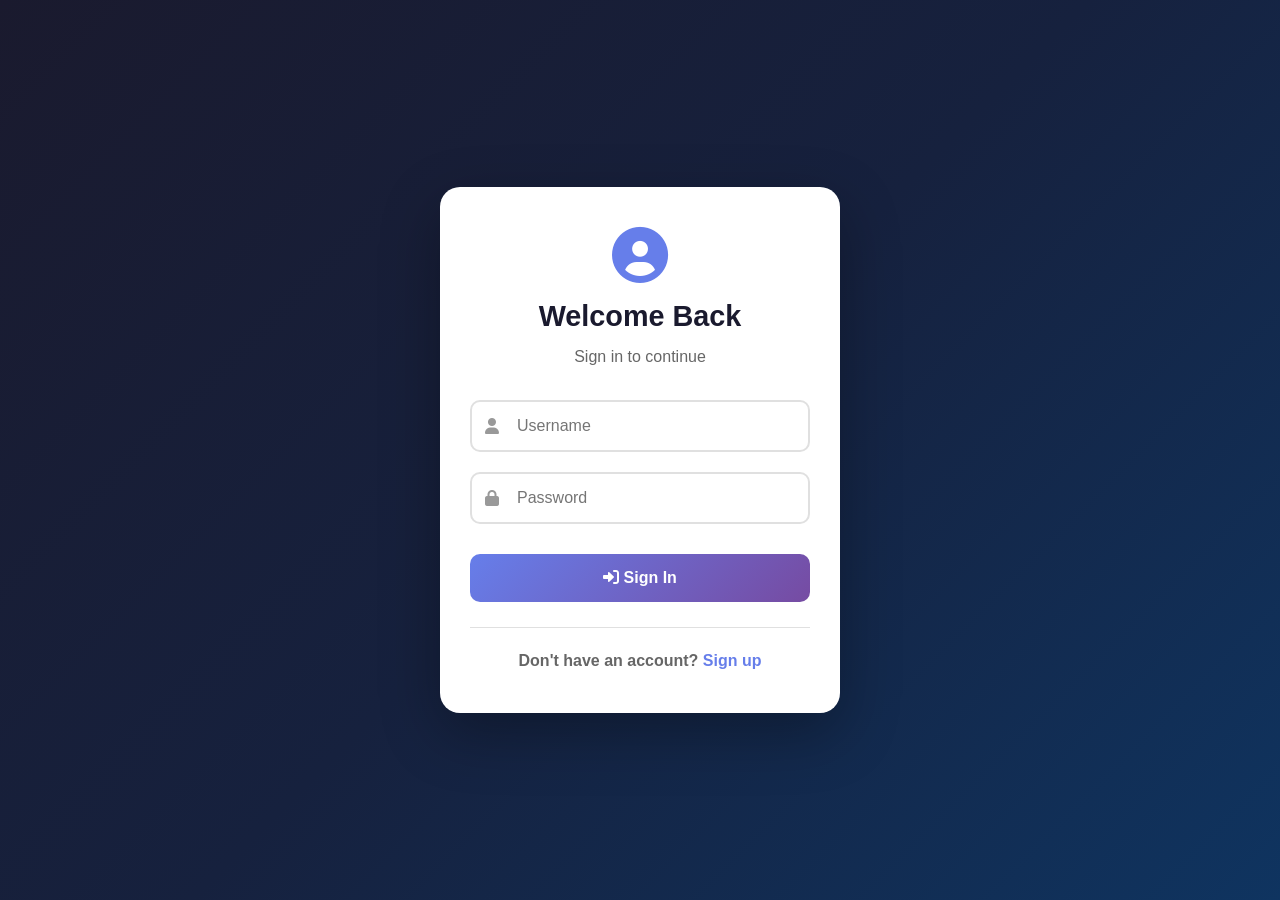
<file: index.html>
<!DOCTYPE html>
<html lang="en">
<head>
    <meta charset="UTF-8">
    <meta name="viewport" content="width=device-width, initial-scale=1.0">
    <title>Login | My Website</title>
    <link rel="stylesheet" href="style.css">
    <link rel="stylesheet" href="https://cdnjs.cloudflare.com/ajax/libs/font-awesome/6.0.0/css/all.min.css">
    <style>
        body {
            min-height: 100vh;
            display: flex;
            align-items: center;
            justify-content: center;
            background: linear-gradient(135deg, #1a1a2e 0%, #16213e 50%, #0f3460 100%);
            font-family: 'Segoe UI', sans-serif;
            margin: 0;
            padding: 20px;
        }
        .login-container {
            background: white;
            border-radius: 20px;
            padding: 40px 30px;
            width: 100%;
            max-width: 400px;
            box-shadow: 0 20px 60px rgba(0,0,0,0.3);
        }
        .login-header { text-align: center; margin-bottom: 30px; }
        .login-header i { font-size: 3.5rem; color: #667eea; }
        .login-header h1 { font-size: 1.8rem; color: #1a1a2e; margin: 10px 0 5px; }
        .login-header p { color: #666; }
        .form-group { position: relative; margin-bottom: 20px; }
        .form-group i { position: absolute; left: 15px; top: 50%; transform: translateY(-50%); color: #999; }
        .form-group input {
            width: 100%;
            padding: 15px 15px 15px 45px;
            border: 2px solid #e0e0e0;
            border-radius: 10px;
            font-size: 1rem;
            box-sizing: border-box;
        }
        .form-group input:focus { outline: none; border-color: #667eea; }
        .login-btn {
            width: 100%;
            padding: 15px;
            background: linear-gradient(135deg, #667eea 0%, #764ba2 100%);
            color: white;
            border: none;
            border-radius: 10px;
            font-size: 1rem;
            font-weight: 600;
            cursor: pointer;
            margin-top: 10px;
        }
        .login-btn:hover { transform: translateY(-2px); box-shadow: 0 10px 25px rgba(102, 126, 234, 0.4); }
        .error-message { display: none; background: #fee; color: #c00; padding: 12px; border-radius: 8px; margin-top: 15px; font-size: 0.9rem; text-align: center; }
        .error-message.show { display: block; }
        .switch-auth { text-align: center; margin-top: 25px; padding-top: 20px; border-top: 1px solid #e0e0e0; color: #666; }
        .switch-auth a { color: #667eea; font-weight: 600; text-decoration: none; }
    </style>
</head>
<body>
    <div class="login-container">
        <div class="login-header">
            <i class="fas fa-user-circle"></i>
            <h1>Welcome Back</h1>
            <p>Sign in to continue</p>
        </div>
        
        <form id="loginForm">
            <div class="form-group">
                <i class="fas fa-user"></i>
                <input type="text" id="username" placeholder="Username" required>
            </div>
            
            <div class="form-group">
                <i class="fas fa-lock"></i>
                <input type="password" id="password" placeholder="Password" required>
            </div>
            
            <button type="submit" class="login-btn">
                <i class="fas fa-sign-in-alt"></i> Sign In
            </button>
            
            <div class="error-message" id="loginError">
                Invalid username or password
            </div>
        </form>
        
        <!-- DITO ANG LINK: register.html -->
        <div class="switch-auth">
            Don't have an account? <a href="register.html">Sign up</a>
        </div>
    </div>
    
    <script src="script.js"></script>
</body>
</html>
</file>
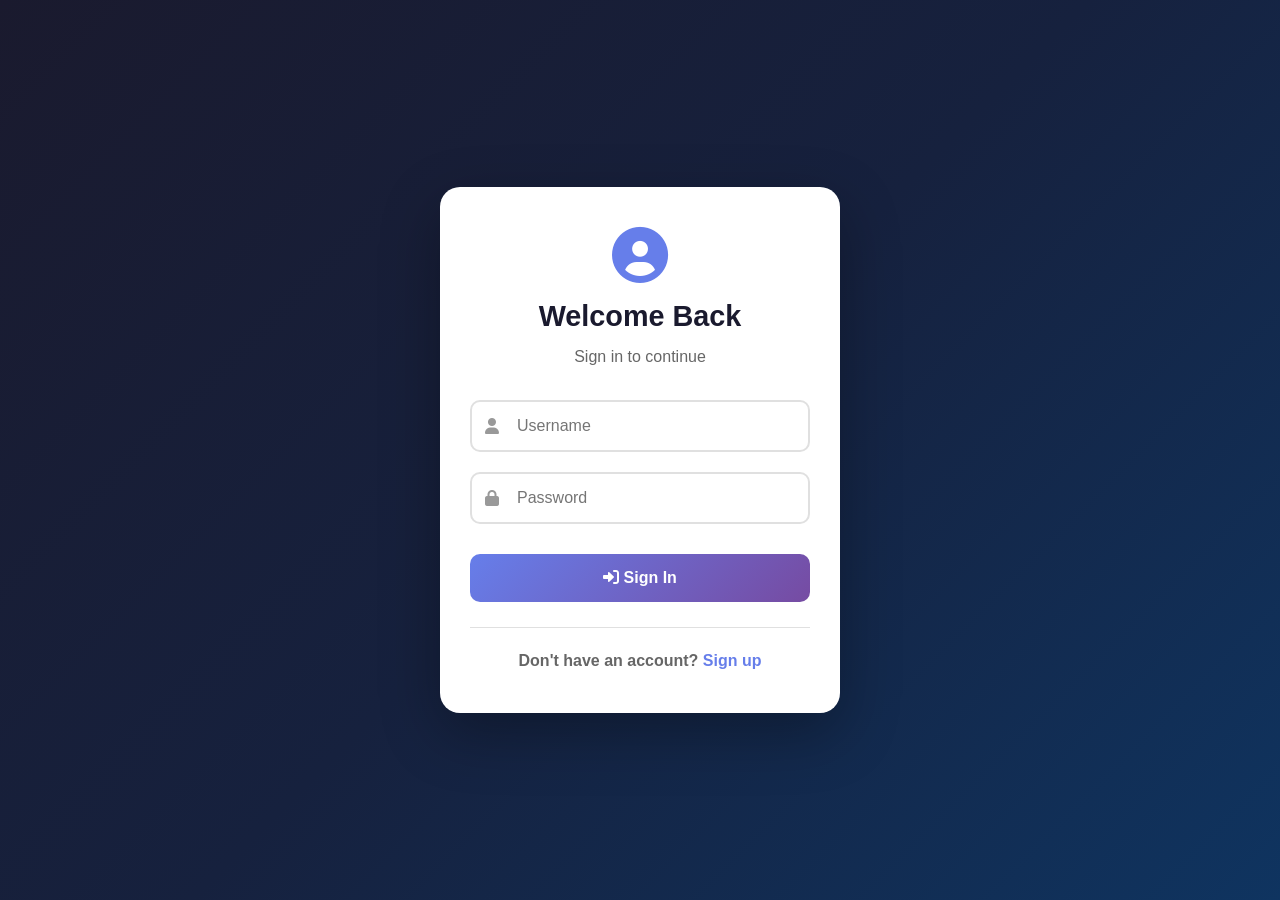
<file: contact.html>
<!DOCTYPE html>
<html lang="en">
<head>
    <meta charset="UTF-8">
    <meta name="viewport" content="width=device-width, initial-scale=1.0">
    <title>Contact Me | Juan Dela Cruz</title>
    <link rel="stylesheet" href="style.css">
    <link rel="stylesheet" href="https://cdnjs.cloudflare.com/ajax/libs/font-awesome/6.0.0/css/all.min.css">
</head>
<body>
    <nav class="navbar">
        <div class="logo">Juan</div>
        <ul class="nav-links">
            <li><a href="index.html">Home</a></li>
            <li><a href="about.html">About</a></li>
            <li><a href="projects.html">Projects</a></li>
            <li><a href="contact.html" class="active">Contact</a></li>
        </ul>
    </nav>

    <section class="page-header">
        <h1>Contact Me</h1>
    </section>

    <section class="contact-section">
        <div class="container">
            <div class="contact-grid">
                <div class="contact-info">
                    <h2>Get In Touch</h2>
                    <p>Have a question or want to work together? Feel free to reach out!</p>
                    
                    <div class="contact-methods">
                        <div class="contact-item">
                            <i class="fas fa-envelope"></i>
                            <div>
                                <h4>Email</h4>
                                <p>joriebernardino82@gmail.com</p>
                            </div>
                        </div>
                        <div class="contact-item">
                            <i class="fas fa-phone"></i>
                            <div>
                                <h4>Phone</h4>
                                <p>+63 991 346 5766</p>
                            </div>
                        </div>
                        <div class="contact-item">
                            <i class="fas fa-map-marker-alt"></i>
                            <div>
                                <h4>Location</h4>
                                <p>Cavite, Philippines</p>
                            </div>
                        </div>
                    </div>
                </div>

                <div class="contact-form-container">
                    <h2>Send Message</h2>
                    <!-- Formspree Form - Free contact form service -->
                    <form action="https://formspree.io/f/mvznpveq" method="POST" class="contact-form">
                        <div class="form-group">
                            <label for="name">Name</label>
                            <input type="text" id="name" name="name" required placeholder="Your Name">
                        </div>
                        <div class="form-group">
                            <label for="email">Email</label>
                            <input type="email" id="email" name="email" required placeholder="your@email.com">
                        </div>
                        <div class="form-group">
                            <label for="subject">Subject</label>
                            <input type="text" id="subject" name="subject" required placeholder="What's this about?">
                        </div>
                        <div class="form-group">
                            <label for="message">Message</label>
                            <textarea id="message" name="message" rows="5" required placeholder="Your message..."></textarea>
                        </div>
                        <button type="submit" class="btn btn-primary">Send Message</button>
                    </form>
                </div>
            </div>
        </div>
    </section>

    <footer>
        <div class="container">
            <p>&copy; 2024 Juan Dela Cruz. All rights reserved.</p>
        </div>
    </footer>

    <script src="script.js"></script>
</body>
</html>
</file>
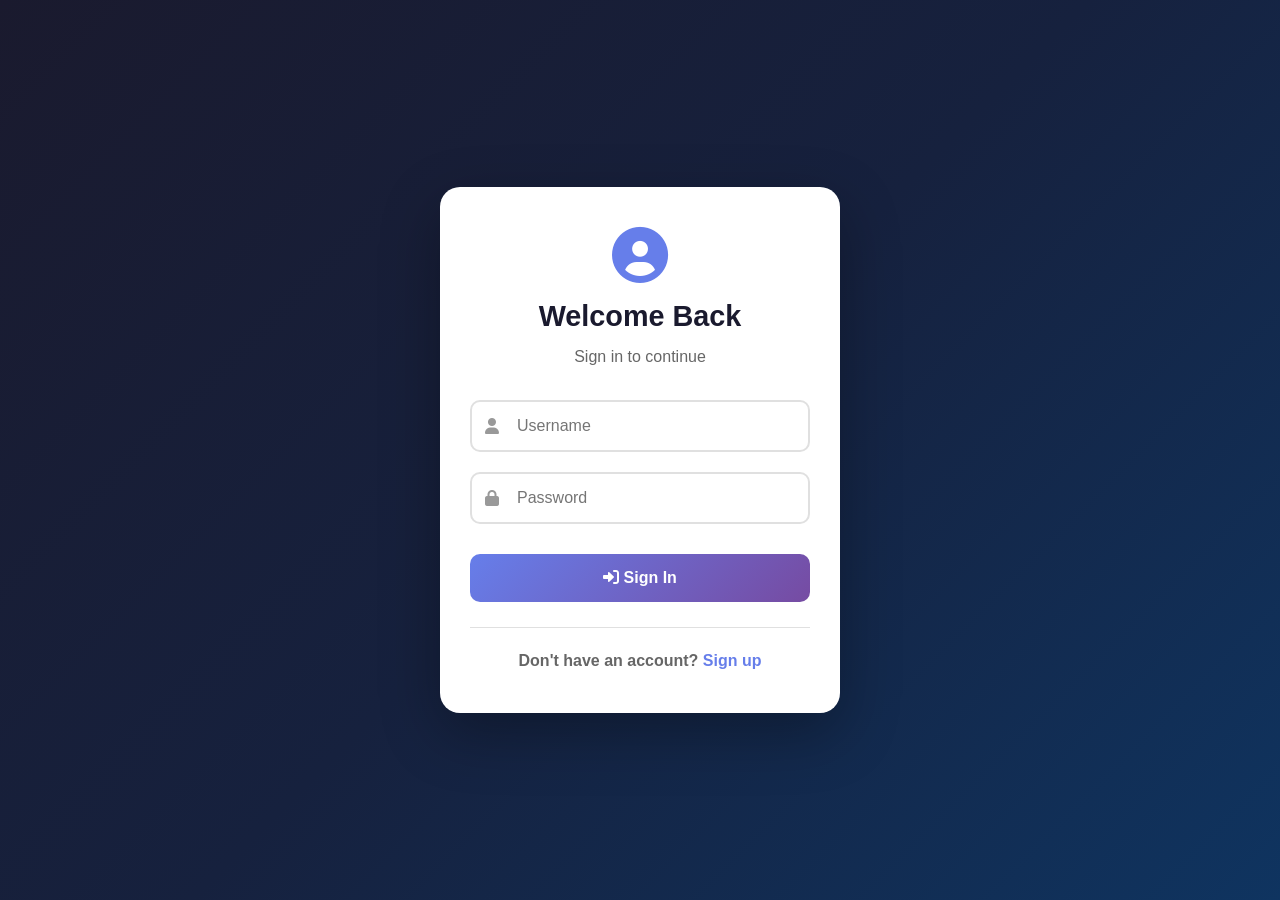
<file: main-site.html>
<!DOCTYPE html>
<html lang="en">
<head>
    <meta charset="UTF-8">
    <meta name="viewport" content="width=device-width, initial-scale=1.0">
    <title>My Website | Home</title>
    <link rel="stylesheet" href="https://cdnjs.cloudflare.com/ajax/libs/font-awesome/6.0.0/css/all.min.css">
    <style>
        * { margin: 0; padding: 0; box-sizing: border-box; }
        body { font-family: 'Segoe UI', sans-serif; line-height: 1.6; background: #f4f4f4; }
        
        /* NAV */
        .navbar { display: flex; justify-content: space-between; padding: 1rem 2rem; background: white; box-shadow: 0 2px 10px rgba(0,0,0,0.1); }
        .navbar .logo { font-size: 1.5rem; font-weight: bold; color: #667eea; }
        .navbar ul { display: flex; list-style: none; gap: 2rem; }
        .navbar a { text-decoration: none; color: #333; font-weight: 500; }
        .navbar a:hover { color: #667eea; }
        
        /* HERO */
        .hero { min-height: 80vh; display: flex; align-items: center; justify-content: center; text-align: center; background: linear-gradient(135deg, #667eea 0%, #764ba2 100%); color: white; padding: 2rem; }
        .hero h1 { font-size: 3.5rem; margin-bottom: 1rem; }
        .hero p { font-size: 1.5rem; margin-bottom: 2rem; }
        .hero-buttons { display: flex; gap: 1rem; justify-content: center; }
        .btn { padding: 1rem 2rem; border-radius: 50px; text-decoration: none; font-weight: 600; }
        .btn-primary { background: white; color: #667eea; }
        .btn-secondary { border: 2px solid white; color: white; }
        
        /* WHAT I DO */
        .features { padding: 5rem 0; background: white; }
        .container { max-width: 1100px; margin: 0 auto; padding: 0 20px; }
        .features h2 { text-align: center; font-size: 2.5rem; margin-bottom: 3rem; color: #333; }
        .feature-grid { display: grid; grid-template-columns: repeat(auto-fit, minmax(300px, 1fr)); gap: 2rem; }
        .feature-card { padding: 2rem; text-align: center; background: #f4f4f4; border-radius: 10px; }
        .feature-card i { font-size: 3rem; color: #667eea; margin-bottom: 1rem; }
        .feature-card h3 { margin-bottom: 1rem; color: #333; }
        .feature-card p { color: #666; }
        
        /* FOOTER */
        footer { background: #333; color: white; padding: 3rem 0; text-align: center; }
        .social-links { display: flex; justify-content: center; gap: 1rem; margin-bottom: 1.5rem; }
        .social-links a { width: 40px; height: 40px; display: flex; align-items: center; justify-content: center; background: rgba(255,255,255,0.1); border-radius: 50%; color: white; }
        
        @media (max-width: 768px) {
            .hero h1 { font-size: 2rem; }
            .navbar { flex-direction: column; gap: 1rem; text-align: center; }
            .navbar ul { flex-wrap: wrap; justify-content: center; }
        }
    </style>
</head>
<body>
    <nav class="navbar">
        <div class="logo">MyWebsite</div>
        <ul>
            <li><a href="main-site.html">Home</a></li>
            <li><a href="about.html">About</a></li>
            <li><a href="projects.html">Projects</a></li>
            <li><a href="contact.html">Contact</a></li>
            <li><a href="#" onclick="logout()">Logout</a></li>
        </ul>
    </nav>

    <section class="hero">
        <div class="hero-content">
            <h1>Welcome to <span class="highlight">My Website</span></h1>
            <p>Web Developer | Designer | Creator</p>
            <div class="hero-buttons">
                <a href="projects.html" class="btn btn-primary">View My Work</a>
                <a href="contact.html" class="btn btn-secondary">Contact Me</a>
            </div>
        </div>
    </section>

    <!-- WHAT I DO -->
    <section class="features">
        <div class="container">
            <h2>What I Do</h2>
            <div class="feature-grid">
                <div class="feature-card">
                    <i class="fas fa-code"></i>
                    <h3>Web Development</h3>
                    <p>Building modern and responsive websites using latest technologies.</p>
                </div>
                <div class="feature-card">
                    <i class="fas fa-paint-brush"></i>
                    <h3>UI/UX Design</h3>
                    <p>Creating beautiful and user-friendly designs.</p>
                </div>
                <div class="feature-card">
                    <i class="fas fa-mobile-alt"></i>
                    <h3>Mobile Apps</h3>
                    <p>Developing mobile applications for iOS and Android.</p>
                </div>
            </div>
        </div>
    </section>

    <footer>
        <div class="social-links">
            <a href="#"><i class="fab fa-facebook"></i></a>
            <a href="#"><i class="fab fa-twitter"></i></a>
            <a href="#"><i class="fab fa-instagram"></i></a>
            <a href="#"><i class="fab fa-linkedin"></i></a>
        </div>
        <p>&copy; 2024 My Website. All rights reserved.</p>
    </footer>

    <script src="script.js"></script>
</body>
</html>
</file>
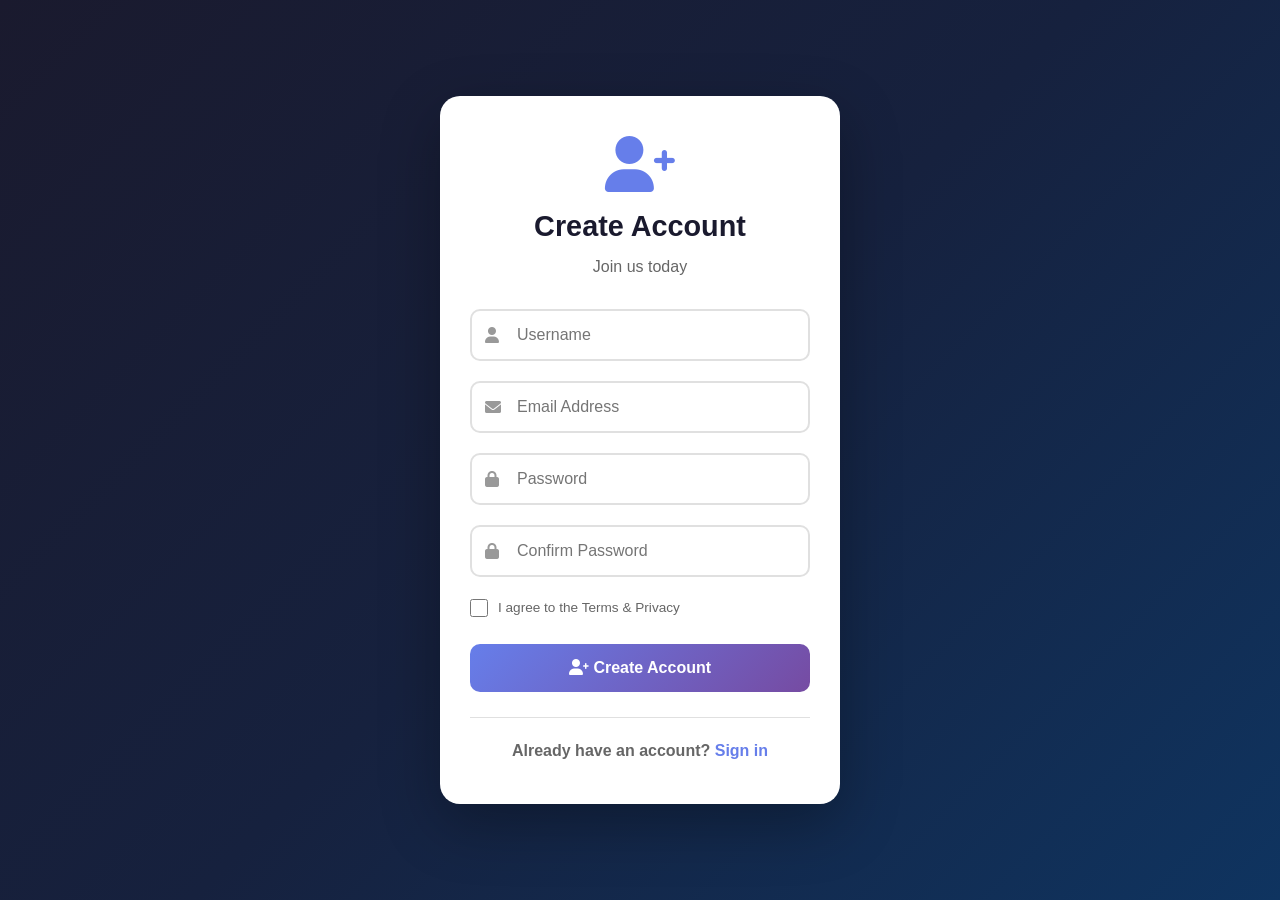
<file: register.html>
<!DOCTYPE html>
<html lang="en">
<head>
    <meta charset="UTF-8">
    <meta name="viewport" content="width=device-width, initial-scale=1.0">
    <title>Sign Up | My Website</title>
    <link rel="stylesheet" href="style.css">
    <link rel="stylesheet" href="https://cdnjs.cloudflare.com/ajax/libs/font-awesome/6.0.0/css/all.min.css">
    <style>
        body {
            min-height: 100vh;
            display: flex;
            align-items: center;
            justify-content: center;
            background: linear-gradient(135deg, #1a1a2e 0%, #16213e 50%, #0f3460 100%);
            font-family: 'Segoe UI', sans-serif;
            margin: 0;
            padding: 20px;
        }
        .login-container {
            background: white;
            border-radius: 20px;
            padding: 40px 30px;
            width: 100%;
            max-width: 400px;
            box-shadow: 0 20px 60px rgba(0,0,0,0.3);
        }
        .login-header { text-align: center; margin-bottom: 30px; }
        .login-header i { font-size: 3.5rem; color: #667eea; }
        .login-header h1 { font-size: 1.8rem; color: #1a1a2e; margin: 10px 0 5px; }
        .login-header p { color: #666; }
        .form-group { position: relative; margin-bottom: 20px; }
        .form-group i { position: absolute; left: 15px; top: 50%; transform: translateY(-50%); color: #999; }
        .form-group input {
            width: 100%;
            padding: 15px 15px 15px 45px;
            border: 2px solid #e0e0e0;
            border-radius: 10px;
            font-size: 1rem;
            box-sizing: border-box;
        }
        .form-group input:focus { outline: none; border-color: #667eea; }
        .login-btn {
            width: 100%;
            padding: 15px;
            background: linear-gradient(135deg, #667eea 0%, #764ba2 100%);
            color: white;
            border: none;
            border-radius: 10px;
            font-size: 1rem;
            font-weight: 600;
            cursor: pointer;
            margin-top: 10px;
        }
        .login-btn:hover { transform: translateY(-2px); box-shadow: 0 10px 25px rgba(102, 126, 234, 0.4); }
        .error-message, .success-message { display: none; padding: 12px; border-radius: 8px; margin-top: 15px; font-size: 0.9rem; text-align: center; }
        .error-message { background: #fee; color: #c00; }
        .success-message { background: #efe; color: #080; }
        .error-message.show, .success-message.show { display: block; }
        .switch-auth { text-align: center; margin-top: 25px; padding-top: 20px; border-top: 1px solid #e0e0e0; color: #666; }
        .switch-auth a { color: #667eea; font-weight: 600; text-decoration: none; }
        .terms-check { display: flex; align-items: flex-start; gap: 10px; margin-bottom: 15px; font-size: 0.85rem; }
    </style>
</head>
<body>
    <div class="login-container">
        <div class="login-header">
            <i class="fas fa-user-plus"></i>
            <h1>Create Account</h1>
            <p>Join us today</p>
        </div>
        
        <form id="registerForm">
            <div class="form-group">
                <i class="fas fa-user"></i>
                <input type="text" id="regUsername" placeholder="Username" required>
            </div>
            
            <div class="form-group">
                <i class="fas fa-envelope"></i>
                <input type="email" id="regEmail" placeholder="Email Address" required>
            </div>
            
            <div class="form-group">
                <i class="fas fa-lock"></i>
                <input type="password" id="regPassword" placeholder="Password" required>
            </div>
            
            <div class="form-group">
                <i class="fas fa-lock"></i>
                <input type="password" id="regConfirmPassword" placeholder="Confirm Password" required>
            </div>
            
            <label class="terms-check">
                <input type="checkbox" id="agreeTerms" required>
                <span>I agree to the Terms & Privacy</span>
            </label>
            
            <button type="submit" class="login-btn">
                <i class="fas fa-user-plus"></i> Create Account
            </button>
            
            <div class="error-message" id="registerError">Error message here</div>
            <div class="success-message" id="registerSuccess">Account created! Redirecting...</div>
        </form>
        
        <div class="switch-auth">
            Already have an account? <a href="index.html">Sign in</a>
        </div>
    </div>
    
    <script src="script.js"></script>
</body>
</html>
</file>
<file: style.css>
/* ============================================
   CSS VARIABLES & RESET
============================================ */
:root {
    --primary-color: #3498db;
    --secondary-color: #2c3e50;
    --accent-color: #e74c3c;
    --light-bg: #f4f4f4;
    --white: #ffffff;
    --dark: #333333;
    --gray: #777777;
    --transition: all 0.3s ease;
}

* {
    margin: 0;
    padding: 0;
    box-sizing: border-box;
}

body {
    font-family: 'Segoe UI', Tahoma, Geneva, Verdana, sans-serif;
    line-height: 1.6;
    color: var(--dark);
    background: var(--light-bg);
}

a {
    text-decoration: none;
    color: inherit;
}

ul {
    list-style: none;
}

img {
    max-width: 100%;
    height: auto;
}

.container {
    max-width: 1100px;
    margin: 0 auto;
    padding: 0 20px;
}

/* ============================================
   NAVIGATION
============================================ */
.navbar {
    display: flex;
    justify-content: space-between;
    align-items: center;
    padding: 1rem 2rem;
    background: var(--white);
    box-shadow: 0 2px 10px rgba(0,0,0,0.1);
    position: sticky;
    top: 0;
    z-index: 100;
}

.logo {
    font-size: 1.5rem;
    font-weight: bold;
    color: var(--primary-color);
}

.nav-links {
    display: flex;
    gap: 2rem;
}

.nav-links a {
    font-weight: 500;
    transition: var(--transition);
}

.nav-links a:hover,
.nav-links a.active {
    color: var(--primary-color);
}

/* Hamburger Menu */
.hamburger {
    display: none;
    cursor: pointer;
    flex-direction: column;
    gap: 5px;
}

.hamburger span {
    display: block;
    width: 25px;
    height: 3px;
    background: var(--dark);
    transition: var(--transition);
}

.hamburger.active span:nth-child(1) {
    transform: rotate(45deg) translate(5px, 5px);
}

.hamburger.active span:nth-child(2) {
    opacity: 0;
}

.hamburger.active span:nth-child(3) {
    transform: rotate(-45deg) translate(5px, -5px);
}

/* ============================================
   HERO SECTION
============================================ */
.hero {
    min-height: 100vh;
    display: flex;
    align-items: center;
    justify-content: center;
    text-align: center;
    background: linear-gradient(135deg, #667eea 0%, #764ba2 100%);
    padding: 2rem;
}

.hero-content {
    max-width: 800px;
}

.hero h1 {
    font-size: 3.5rem;
    color: var(--white);
    margin-bottom: 1rem;
    animation: fadeInUp 1s ease;
}

.hero .highlight {
    color: #ffd700;
}

.hero p {
    font-size: 1.5rem;
    color: var(--white);
    margin-bottom: 2rem;
    opacity: 0.9;
    animation: fadeInUp 1s ease 0.2s both;
}

.hero-buttons {
    display: flex;
    gap: 1rem;
    justify-content: center;
    animation: fadeInUp 1s ease 0.4s both;
}

.btn {
    display: inline-block;
    padding: 1rem 2rem;
    border-radius: 50px;
    font-weight: 600;
    transition: var(--transition);
    cursor: pointer;
    border: none;
}

.btn-primary {
    background: var(--white);
    color: var(--primary-color);
}

.btn-primary:hover {
    transform: translateY(-3px);
    box-shadow: 0 10px 25px rgba(0,0,0,0.2);
}

.btn-secondary {
    background: transparent;
    color: var(--white);
    border: 2px solid var(--white);
}

.btn-secondary:hover {
    background: var(--white);
    color: var(--primary-color);
}

.btn-small {
    padding: 0.5rem 1.5rem;
    font-size: 0.9rem;
}

/* ============================================
   FEATURES SECTION
============================================ */
.features {
    padding: 5rem 0;
    background: var(--white);
}

.features h2,
.projects-section h2,
.contact-section h2 {
    text-align: center;
    font-size: 2.5rem;
    margin-bottom: 3rem;
    color: var(--secondary-color);
}

.feature-grid {
    display: grid;
    grid-template-columns: repeat(auto-fit, minmax(300px, 1fr));
    gap: 2rem;
}

.feature-card {
    padding: 2rem;
    text-align: center;
    border-radius: 10px;
    background: var(--light-bg);
    transition: var(--transition);
}

.feature-card:hover {
    transform: translateY(-10px);
    box-shadow: 0 10px 30px rgba(0,0,0,0.1);
}

.feature-card i {
    font-size: 3rem;
    color: var(--primary-color);
    margin-bottom: 1rem;
}

.feature-card h3 {
    margin-bottom: 1rem;
    color: var(--secondary-color);
}

/* ============================================
   PAGE HEADER
============================================ */
.page-header {
    background: linear-gradient(135deg, #667eea 0%, #764ba2 100%);
    padding: 5rem 2rem;
    text-align: center;
    color: var(--white);
}

.page-header h1 {
    font-size: 3rem;
}

/* ============================================
   ABOUT PAGE
============================================ */
.about-content {
    padding: 5rem 0;
}

.about-grid {
    display: grid;
    grid-template-columns: 1fr 1fr;
    gap: 3rem;
    align-items: center;
}

.about-image img {
    border-radius: 10px;
    box-shadow: 0 10px 30px rgba(0,0,0,0.1);
}

.about-text h2 {
    font-size: 2rem;
    margin-bottom: 1rem;
    color: var(--secondary-color);
}

.about-text h3 {
    font-size: 1.5rem;
    margin: 1.5rem 0 1rem;
    color: var(--secondary-color);
}

.about-text p {
    color: var(--gray);
    margin-bottom: 1rem;
}

/* Skills Progress Bar */
.skills-container {
    margin-top: 1.5rem;
}

.skill {
    margin-bottom: 1.5rem;
}

.skill span {
    display: block;
    font-weight: 600;
    margin-bottom: 0.5rem;
}

.progress-bar {
    height: 10px;
    background: var(--light-bg);
    border-radius: 50px;
    overflow: hidden;
}

.progress {
    height: 100%;
    background: linear-gradient(90deg, var(--primary-color), #5dade2);
    border-radius: 50px;
    display: flex;
    align-items: center;
    justify-content: flex-end;
    padding-right: 10px;
    color: var(--white);
    font-size: 0.8rem;
    font-weight: 600;
}

/* ============================================
   PROJECTS PAGE
============================================ */
.projects-section {
    padding: 5rem 0;
}

.projects-grid {
    display: grid;
    grid-template-columns: repeat(auto-fit, minmax(350px, 1fr));
    gap: 2rem;
}

.project-card {
    background: var(--white);
    border-radius: 10px;
    overflow: hidden;
    box-shadow: 0 5px 15px rgba(0,0,0,0.1);
    transition: var(--transition);
}

.project-card:hover {
    transform: translateY(-10px);
    box-shadow: 0 15px 30px rgba(0,0,0,0.2);
}

.project-card img {
    width: 100%;
    height: 250px;
    object-fit: cover;
}

.project-info {
    padding: 1.5rem;
}

.project-info h3 {
    margin-bottom: 0.5rem;
    color: var(--secondary-color);
}

.project-info p {
    color: var(--gray);
    margin-bottom: 1rem;
}

.project-tags {
    display: flex;
    flex-wrap: wrap;
    gap: 0.5rem;
    margin-bottom: 1rem;
}

.project-tags span {
    padding: 0.3rem 0.8rem;
    background: var(--light-bg);
    border-radius: 20px;
    font-size: 0.8rem;
    color: var(--primary-color);
    font-weight: 600;
}

.project-info .btn {
    display: inline-block;
    background: var(--primary-color);
    color: var(--white);
}

/* ============================================
   CONTACT PAGE
============================================ */
.contact-section {
    padding: 5rem 0;
}

.contact-grid {
    display: grid;
    grid-template-columns: 1fr 1fr;
    gap: 3rem;
}

.contact-info h2 {
    text-align: left;
    font-size: 2rem;
    margin-bottom: 1rem;
}

.contact-info > p {
    color: var(--gray);
    margin-bottom: 2rem;
}

.contact-methods {
    display: flex;
    flex-direction: column;
    gap: 1.5rem;
}

.contact-item {
    display: flex;
    align-items: center;
    gap: 1rem;
}

.contact-item i {
    font-size: 1.5rem;
    color: var(--primary-color);
    width: 50px;
    height: 50px;
    display: flex;
    align-items: center;
    justify-content: center;
    background: var(--light-bg);
    border-radius: 50%;
}

.contact-item h4 {
    margin-bottom: 0.2rem;
}

.contact-item p {
    color: var(--gray);
}

/* Contact Form */
.contact-form-container {
    background: var(--white);
    padding: 2rem;
    border-radius: 10px;
    box-shadow: 0 5px 15px rgba(0,0,0,0.1);
}

.contact-form-container h2 {
    text-align: left;
    font-size: 2rem;
    margin-bottom: 1.5rem;
}

.form-group {
    margin-bottom: 1.5rem;
}

.form-group label {
    display: block;
    margin-bottom: 0.5rem;
    font-weight: 600;
    color: var(--secondary-color);
}

.form-group input,
.form-group textarea {
    width: 100%;
    padding: 0.8rem 1rem;
    border: 2px solid var(--light-bg);
    border-radius: 5px;
    font-size: 1rem;
    transition: var(--transition);
    font-family: inherit;
}

.form-group input:focus,
.form-group textarea:focus {
    outline: none;
    border-color: var(--primary-color);
}

.form-group textarea {
    resize: vertical;
}

.contact-form .btn {
    width: 100%;
    padding: 1rem;
    background: var(--primary-color);
    color: var(--white);
    border: none;
}

.contact-form .btn:hover {
    background: #2980b9;
}

/* ============================================
   FOOTER
============================================ */
footer {
    background: var(--secondary-color);
    color: var(--white);
    padding: 3rem 0;
    text-align: center;
}

.social-links {
    display: flex;
    justify-content: center;
    gap: 1rem;
    margin-bottom: 1.5rem;
}

.social-links a {
    width: 40px;
    height: 40px;
    display: flex;
    align-items: center;
    justify-content: center;
    border-radius: 50%;
    background: rgba(255,255,255,0.1);
    transition: var(--transition);
}

.social-links a:hover {
    background: var(--primary-color);
    transform: translateY(-3px);
}

.social-links i {
    font-size: 1.2rem;
}

footer p {
    opacity: 0.7;
    font-size: 0.9rem;
}

/* ============================================
   ANIMATIONS
============================================ */
@keyframes fadeInUp {
    from {
        opacity: 0;
        transform: translateY(30px);
    }
    to {
        opacity: 1;
        transform: translateY(0);
    }
}

/* Scroll Animation */
.feature-card,
.project-card,
.skill {
    opacity: 0;
    transform: translateY(30px);
    transition: all 0.6s ease;
}

.feature-card.visible,
.project-card.visible,
.skill.visible {
    opacity: 1;
    transform: translateY(0);
}

/* ============================================
   RESPONSIVE / MOBILE STYLES
============================================ */
@media (max-width: 768px) {
    /* Navigation */
    .hamburger {
        display: flex;
    }
    
    .nav-links {
        position: fixed;
        top: 70px;
        left: 0;
        right: 0;
        background: var(--white);
        flex-direction: column;
        align-items: center;
        padding: 2rem;
        gap: 1.5rem;
        box-shadow: 0 10px 10px rgba(0,0,0,0.1);
        transform: translateY(-150%);
        transition: var(--transition);
    }
    
    .nav-links.active {
        transform: translateY(0);
    }
    
    /* Hero */
    .hero h1 {
        font-size: 2.5rem;
    }
    
    .hero p {
        font-size: 1.2rem;
    }
    
    .hero-buttons {
        flex-direction: column;
    }
    
    /* About Grid */
    .about-grid {
        grid-template-columns: 1fr;
    }
    
    .about-image {
        order: -1;
    }
    
    /* Contact Grid */
    .contact-grid {
        grid-template-columns: 1fr;
    }
    
    /* Page Header */
    .page-header h1 {
        font-size: 2rem;
    }
}

@media (max-width: 480px) {
    .hero h1 {
        font-size: 2rem;
    }
    
    .feature-grid,
    .projects-grid {
        grid-template-columns: 1fr;
    }
}

/* ============================================
   AUTH PAGES (LOGIN & REGISTER)
============================================ */
.auth-body {
    min-height: 100vh;
    display: flex;
    align-items: center;
    justify-content: center;
    background: linear-gradient(135deg, #1a1a2e 0%, #16213e 50%, #0f3460 100%);
    font-family: 'Segoe UI', Tahoma, Geneva, Verdana, sans-serif;
    padding: 20px;
}

.auth-wrapper {
    width: 100%;
    max-width: 400px;
}

.auth-card {
    background: white;
    border-radius: 20px;
    padding: 40px 30px;
    box-shadow: 0 20px 60px rgba(0,0,0,0.3);
}

.auth-header {
    text-align: center;
    margin-bottom: 30px;
}

.auth-header i {
    font-size: 3.5rem;
    color: #667eea;
    margin-bottom: 15px;
}

.auth-header h1 {
    font-size: 1.8rem;
    color: #1a1a2e;
    margin-bottom: 8px;
}

.auth-header p {
    color: #666;
    font-size: 0.95rem;
}

.input-group {
    position: relative;
    margin-bottom: 20px;
}

.input-group i {
    position: absolute;
    left: 15px;
    top: 50%;
    transform: translateY(-50%);
    color: #999;
    font-size: 1rem;
}

.input-group input {
    width: 100%;
    padding: 15px 15px 15px 45px;
    border: 2px solid #e0e0e0;
    border-radius: 10px;
    font-size: 1rem;
    transition: all 0.3s ease;
    background: #fafafa;
}

.input-group input:focus {
    outline: none;
    border-color: #667eea;
    background: white;
}

.auth-options {
    display: flex;
    justify-content: space-between;
    align-items: center;
    margin-bottom: 20px;
    font-size: 0.9rem;
}

.auth-options label {
    display: flex;
    align-items: center;
    gap: 8px;
    cursor: pointer;
    color: #666;
}

.auth-options input[type="checkbox"] {
    width: 18px;
    height: 18px;
    accent-color: #667eea;
}

.terms-check {
    display: flex;
    align-items: flex-start;
    gap: 10px;
    margin-bottom: 20px;
    font-size: 0.85rem;
    color: #666;
}

.terms-check input {
    width: 18px;
    height: 18px;
    margin-top: 2px;
    accent-color: #667eea;
}

.auth-btn {
    width: 100%;
    padding: 15px;
    background: linear-gradient(135deg, #667eea 0%, #764ba2 100%);
    color: white;
    border: none;
    border-radius: 10px;
    font-size: 1rem;
    font-weight: 600;
    cursor: pointer;
    transition: all 0.3s ease;
    display: flex;
    align-items: center;
    justify-content: center;
    gap: 10px;
}

.auth-btn:hover {
    transform: translateY(-2px);
    box-shadow: 0 10px 25px rgba(102, 126, 234, 0.4);
}

.error-message, .success-message {
    display: none;
    padding: 12px;
    border-radius: 8px;
    margin-top: 15px;
    font-size: 0.9rem;
    text-align: center;
    align-items: center;
    justify-content: center;
    gap: 8px;
}

.error-message {
    background: #fee;
    color: #c00;
    border: 1px solid #fcc;
}

.success-message {
    background: #efe;
    color: #080;
    border: 1px solid #cfc;
}

.error-message.show, .success-message.show {
    display: flex;
}

.auth-footer {
    text-align: center;
    margin-top: 25px;
    padding-top: 20px;
    border-top: 1px solid #e0e0e0;
}

.auth-footer p {
    color: #666;
    font-size: 0.9rem;
}

.switch-auth {
    color: #667eea;
    font-weight: 600;
    text-decoration: none;
}

.switch-auth:hover {
    text-decoration: underline;
}

/* Responsive */
@media (max-width: 480px) {
    .auth-card {
        padding: 30px 20px;
    }
    
    .auth-header h1 {
        font-size: 1.5rem;
    }
}
</file>
